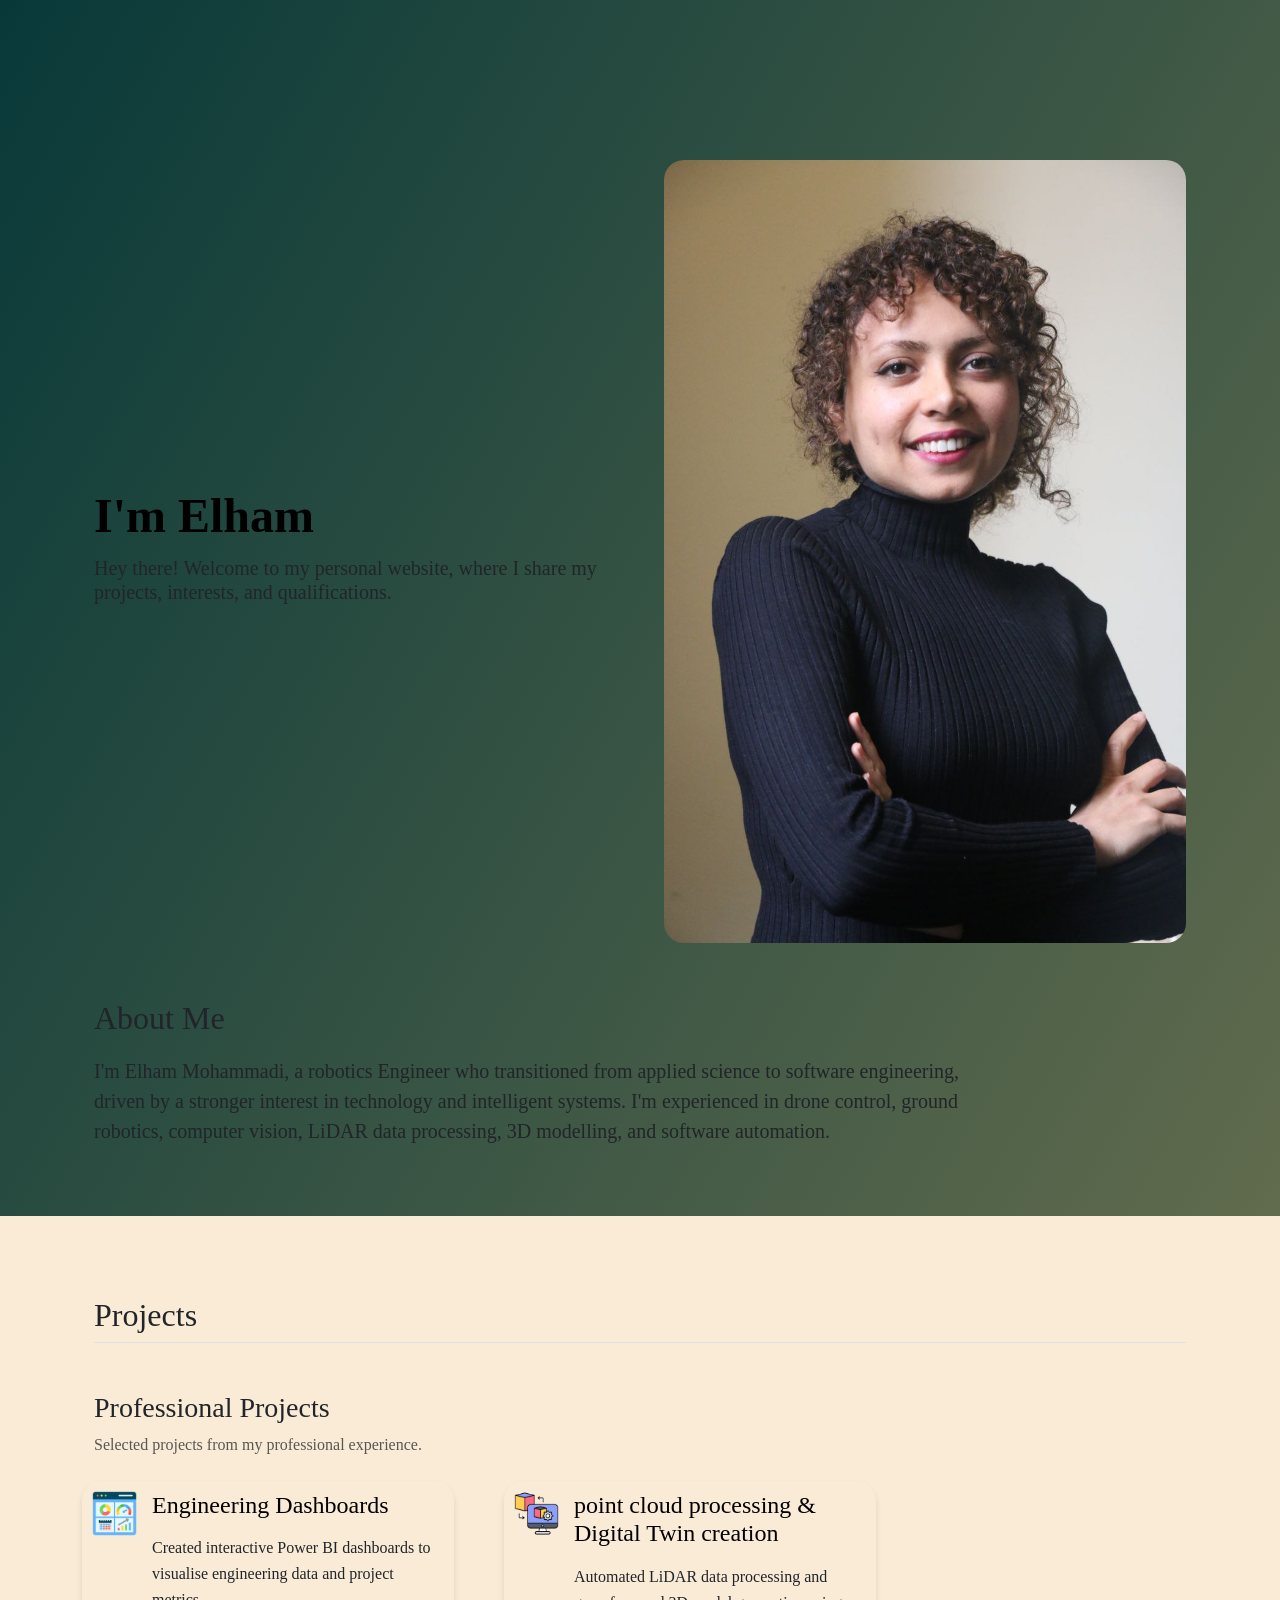
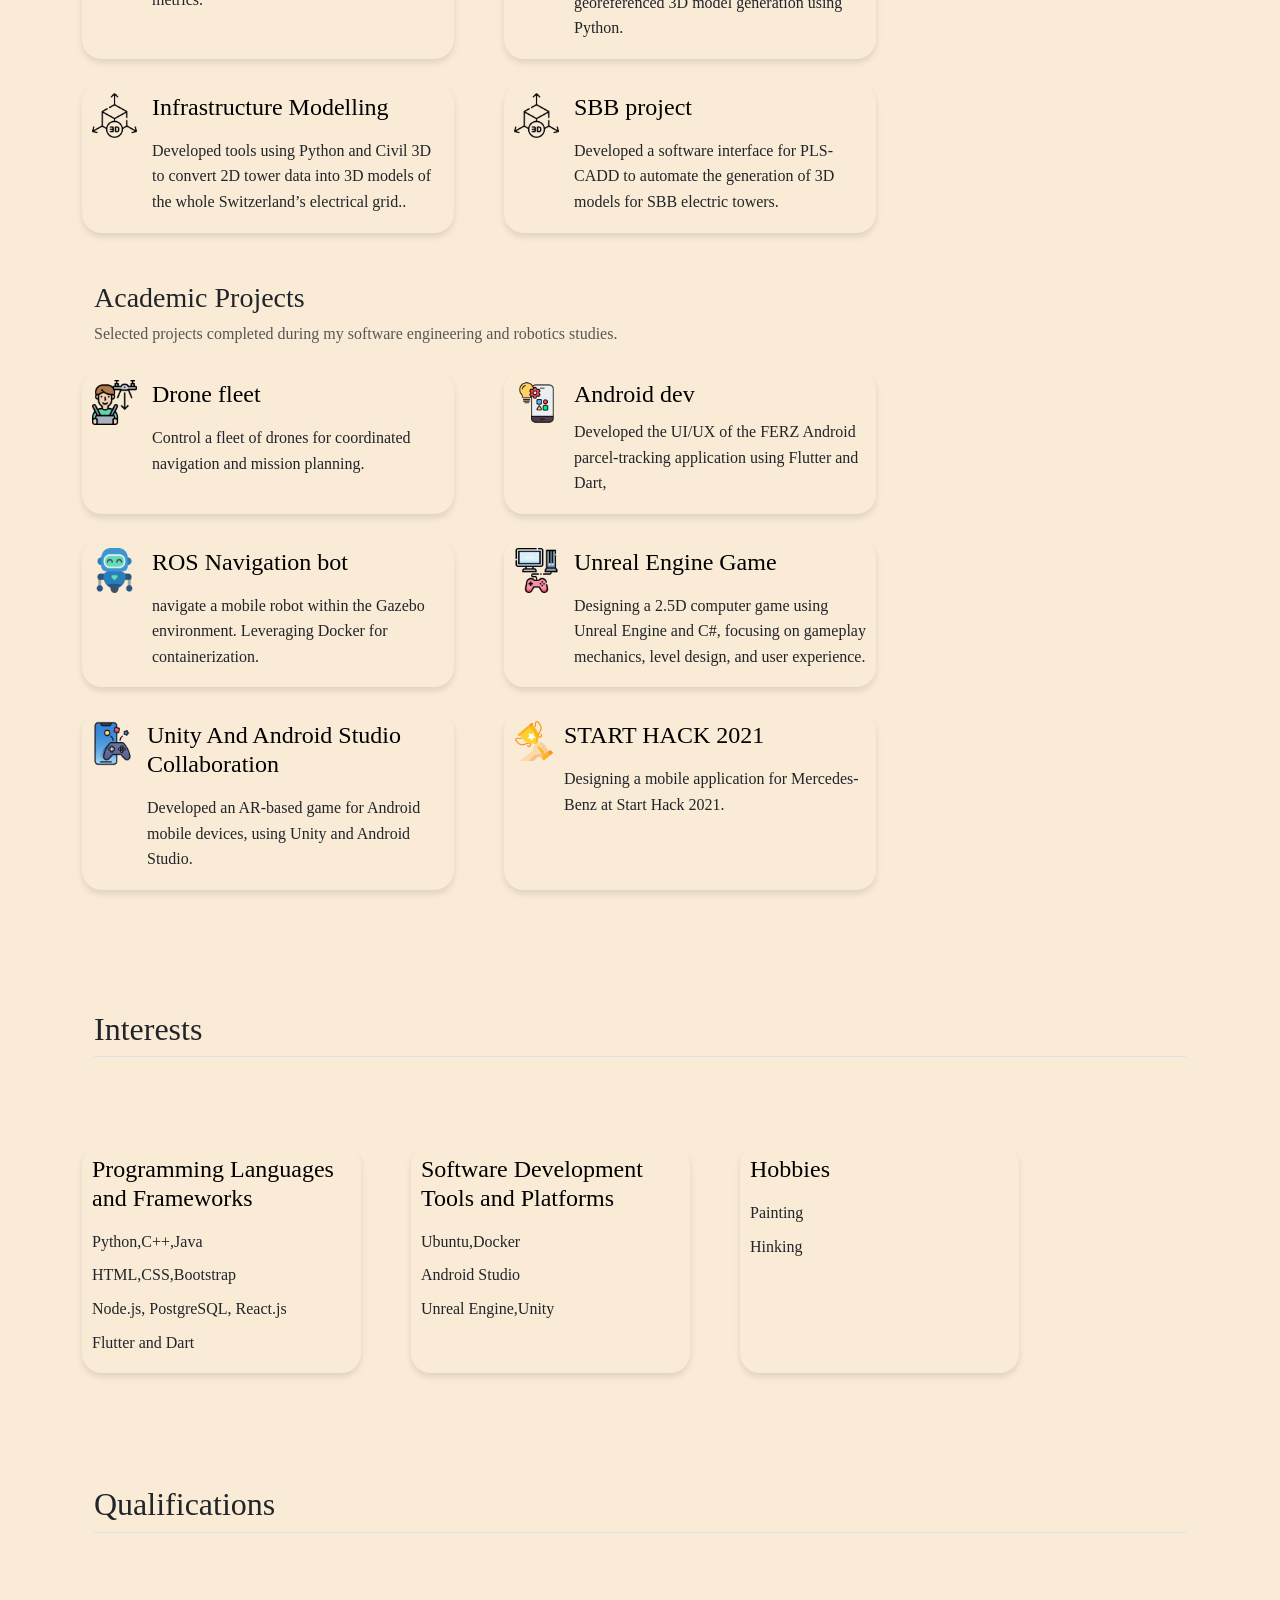
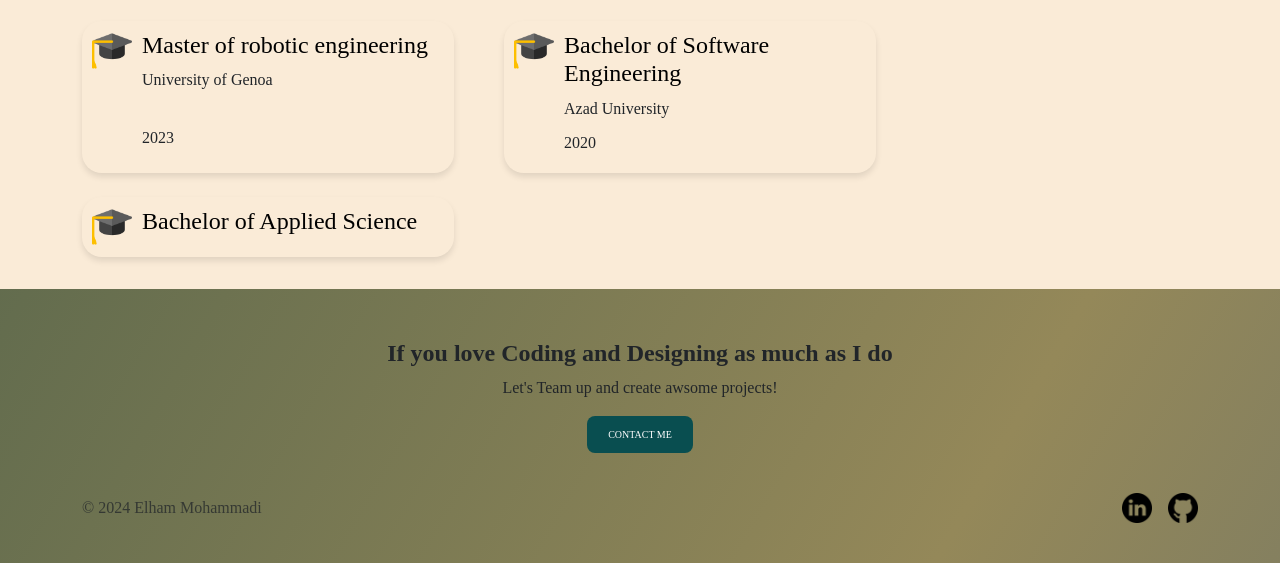
<file: index.html>
<!doctype html>
<html lang="en">
  <head>
    <meta charset="UTF-8" />
    <meta name="viewport" content="width=device-width, initial-scale=1.0" />
    <title>Elham personal website</title>
    <link
      href="https://cdn.jsdelivr.net/npm/bootstrap@5.3.3/dist/css/bootstrap.min.css"
      rel="stylesheet"
      integrity="sha384-QWTKZyjpPEjISv5WaRU9OFeRpok6YctnYmDr5pNlyT2bRjXh0JMhjY6hW+ALEwIH"
      crossorigin="anonymous"
    />
    <link href="style.css" rel="stylesheet" />
  </head>

  <body class="gradient-background">
    <section id="title">
      <div class="container col-xxl-8 px-4 py-5" style="margin-bottom: 0">
        <div class="row flex-lg-row-reverse align-items-center g-5 py-5">
          <div class="col-10 col-sm-8 col-lg-6">
            <img
              src="./assets/cv-pic.jpg"
              class="d-block mx-lg-auto img-fluid"
              alt="Bootstrap Themes"
              width="700"
              height="500"
              loading="lazy"
              style="border-radius: 20px"
            />
          </div>
          <div class="col-lg-6">
            <h1 class="display-5 fw-bold text-body-emphasis lh-1 mb-3">
              I'm Elham
            </h1>
            <h2 class="lead">
              Hey there! Welcome to my personal website, where I share my
              projects, interests, and qualifications.
            </h2>
          </div>
        </div>
      </div>
    </section>

    <section id="about-me">
      <div class="container px-4 my-4" style="padding-bottom: 30px">
        <h2 style="padding-bottom: 10px">About Me</h2>
        <div class="col-lg-6" id="paragraph">
          <p class="lead">
            I'm Elham Mohammadi, a robotics Engineer who transitioned from
            applied science to software engineering, driven by a stronger
            interest in technology and intelligent systems. I'm experienced in
            drone control, ground robotics, computer vision, LiDAR data
            processing, 3D modelling, and software automation.
          </p>
        </div>
      </div>
    </section>

    <section id="project" style="background-color: antiquewhite">
      <div class="container px-4 py-5" id="icon-grid">
        <h2 class="pb-2 border-bottom">Projects</h2>

        <h3 class="mt-5 mb-2">Professional Projects</h3>
        <p class="text-muted mb-0">
          Selected projects from my professional experience.
        </p>

        <div class="row row-cols-1 row-cols-sm-2 row-cols-md-3 g-4 py-4">
          <div class="col d-flex align-items-start items">
            <img
              src="./assets/dashboard.png"
              width="45"
              style="margin-right: 15px"
            />
            <div>
              <h3 class="fs-4 text-body-emphasis">Engineering Dashboards</h3>
              <p>
                Created interactive Power BI dashboards to visualise engineering
                data and project metrics.
              </p>
            </div>
          </div>

          <div class="col d-flex align-items-start items">
            <img
              src="./assets/digital-twin.png"
              width="45"
              style="margin-right: 15px"
            />
            <div>
              <h3 class="fs-4 text-body-emphasis">
                point cloud processing & Digital Twin creation
              </h3>
              <p>
                Automated LiDAR data processing and georeferenced 3D model
                generation using Python.
              </p>
            </div>
          </div>

          <div class="col d-flex align-items-start items">
            <img
              src="./assets/3d-model.png"
              width="45"
              style="margin-right: 15px"
            />
            <div>
              <h3 class="fs-4 text-body-emphasis">Infrastructure Modelling</h3>
              <p>
                Developed tools using Python and Civil 3D to convert 2D tower
                data into 3D models of the whole Switzerland’s electrical grid..
              </p>
            </div>
          </div>
          <div class="col d-flex align-items-start items">
            <img
              src="./assets/3d-model.png"
              width="45"
              style="margin-right: 15px"
            />
            <div>
              <h3 class="fs-4 text-body-emphasis">SBB project</h3>
              <p>
                Developed a software interface for PLS-CADD to automate the
                generation of 3D models for SBB electric towers.
              </p>
            </div>
          </div>
        </div>

        <h3 class="mt-4 mb-2">Academic Projects</h3>
        <p class="text-muted mb-0">
          Selected projects completed during my software engineering and
          robotics studies.
        </p>

        <div class="row row-cols-1 row-cols-sm-2 row-cols-md-3 g-4 py-4">
          <div class="col d-flex align-items-start items">
            <img
              src="./assets/level.png"
              width="45"
              style="margin-right: 15px"
            />
            <div>
              <h3 class="fs-4 text-body-emphasis">Drone fleet</h3>
              <p>
                Control a fleet of drones for coordinated navigation and mission
                planning.
              </p>
            </div>
          </div>
          <div class="col d-flex align-items-start items">
            <img
              src="./assets/app-development.png"
              width="45"
              style="margin-right: 15px"
            />
            <div>
              <h3 class="fs-4 text-body-emphasis" style="margin-bottom: 10px">
                Android dev
              </h3>
              <p>
                Developed the UI/UX of the FERZ Android parcel-tracking
                application using Flutter and Dart,
              </p>
            </div>
          </div>
          <div class="col d-flex align-items-start items">
            <img
              src="./assets/robot.png"
              width="45"
              style="margin-right: 15px"
            />
            <div>
              <h3 class="fs-4 text-body-emphasis">ROS Navigation bot</h3>
              <p>
                navigate a mobile robot within the Gazebo environment.
                Leveraging Docker for containerization.
              </p>
            </div>
          </div>
          <div class="col d-flex align-items-start items">
            <img
              src="./assets/playing-videogames.png"
              width="45"
              style="margin-right: 15px"
            />
            <div>
              <h3 class="fs-4 text-body-emphasis">Unreal Engine Game</h3>
              <p>
                Designing a 2.5D computer game using Unreal Engine and C#,
                focusing on gameplay mechanics, level design, and user
                experience.
              </p>
            </div>
          </div>
          <div class="col d-flex align-items-start items">
            <img
              src="./assets/mobile-game.png"
              width="45"
              style="margin-right: 10px"
            />
            <div>
              <h3 class="fs-4 text-body-emphasis">
                Unity And Android Studio Collaboration
              </h3>
              <p>
                Developed an AR-based game for Android mobile devices, using
                Unity and Android Studio.
              </p>
            </div>
          </div>
          <div class="col d-flex align-items-start items">
            <img
              src="./assets/trophy.png"
              width="40"
              style="margin-right: 10px"
            />
            <div>
              <h3 class="fs-4 text-body-emphasis">START HACK 2021</h3>

              <p>
                Designing a mobile application for Mercedes-Benz at Start Hack
                2021.
              </p>
            </div>
          </div>
        </div>
      </div>
    </section>

    <section id="interests" style="background-color: antiquewhite">
      <div class="container px-4 py-5" id="icon-grid">
        <h2 class="pb-2 border-bottom">Interests</h2>

        <div
          class="row row-cols-1 row-cols-sm-2 row-cols-md-3 row-cols-lg-4 g-4 py-5"
        >
          <div class="col d-flex align-items-start items">
            <div>
              <h3 class="fs-4 text-body-emphasis">
                Programming Languages and Frameworks
              </h3>
              <div class="col"></div>
              <p>Python,C++,Java</p>
              <p>HTML,CSS,Bootstrap</p>
              <p>Node.js, PostgreSQL, React.js</p>
              <p>Flutter and Dart</p>
            </div>
          </div>

          <div class="col d-flex align-items-start items">
            <div>
              <h3 class="fs-4 text-body-emphasis">
                Software Development Tools and Platforms
              </h3>
              <p>Ubuntu,Docker</p>
              <p>Android Studio</p>
              <p>Unreal Engine,Unity</p>
            </div>
          </div>
          <div class="col d-flex align-items-start items">
            <div>
              <h3 class="fs-4 text-body-emphasis">Hobbies</h3>
              <p>Painting</p>
              <p>Hinking</p>
            </div>
          </div>
        </div>
      </div>
    </section>

    <section id="education" style="background-color: antiquewhite">
      <div class="container px-4 py-5" id="hanging-icons">
        <h2 class="pb-2 border-bottom">Qualifications</h2>
        <div class="row g-4 py-5 row-cols-1 row-cols-lg-3">
          <div class="col d-flex align-items-start items">
            <div>
              <img
                src="assets/graduation-hat.png"
                width="40"
                height="40"
                style="margin-right: 10px"
              />
            </div>
            <div>
              <h4 class="text-body-emphasis">Master of robotic engineering</h4>
              <p>University of Genoa</p>
              <br />
              <p>2023</p>
            </div>
          </div>
          <div class="col d-flex align-items-start items">
            <div>
              <img
                src="assets/graduation-hat.png"
                width="40"
                height="40"
                style="margin-right: 10px"
              />
            </div>
            <div>
              <h4 class="text-body-emphasis">
                Bachelor of Software Engineering
              </h4>
              <p>Azad University</p>

              <p>2020</p>
            </div>
          </div>
          <div class="col d-flex align-items-start items">
            <div>
              <img
                src="assets/graduation-hat.png"
                width="40"
                height="40"
                style="margin-right: 10px"
              />
            </div>
            <div>
              <h4 class="text-body-emphasis">Bachelor of Applied Science</h4>
            </div>
          </div>
        </div>
      </div>
    </section>

    <section id="footer">
      <div class="container contact-me">
        <!-- <h3 style="margin-top: 30px;">Get In Touch</h3> -->
        <h4 id="motiv">If you love Coding and Designing as much as I do</h4>

        <p class="contact-message">Let's Team up and create awsome projects!</p>
        <a class="btn" href="mailto:elhmohamadii@gmail.com">CONTACT ME</a>
      </div>
      <div class="container">
        <footer
          class="d-flex flex-wrap justify-content-between align-items-center py-3 my-4"
        >
          <div class="col-md-4 d-flex align-items-center">
            <span class="mb-3 mb-md-0 text-body-secondary"
              >© 2024 Elham Mohammadi</span
            >
          </div>

          <ul class="nav col-md-4 justify-content-end list-unstyled d-flex">
            <li class="ms-3">
              <a
                class="text-body-secondary"
                href="https://www.linkedin.com/in/elham-mohammadi-53a779207/"
                ><img src="./assets/linkedin.png" width="30" height="30"
              /></a>
            </li>
            <li class="ms-3">
              <a
                class="text-body-secondary"
                href="https://www.github.com/elh4m?tab=repositories"
                ><img src="./assets/github.png" width="30" height="30"
              /></a>
            </li>
          </ul>
        </footer>
      </div>
    </section>

    <script
      src="https://cdn.jsdelivr.net/npm/bootstrap@5.3.3/dist/js/bootstrap.bundle.min.js"
      integrity="sha384-YvpcrYf0tY3lHB60NNkmXc5s9fDVZLESaAA55NDzOxhy9GkcIdslK1eN7N6jIeHz"
      crossorigin="anonymous"
    ></script>
  </body>
</html>
</file>
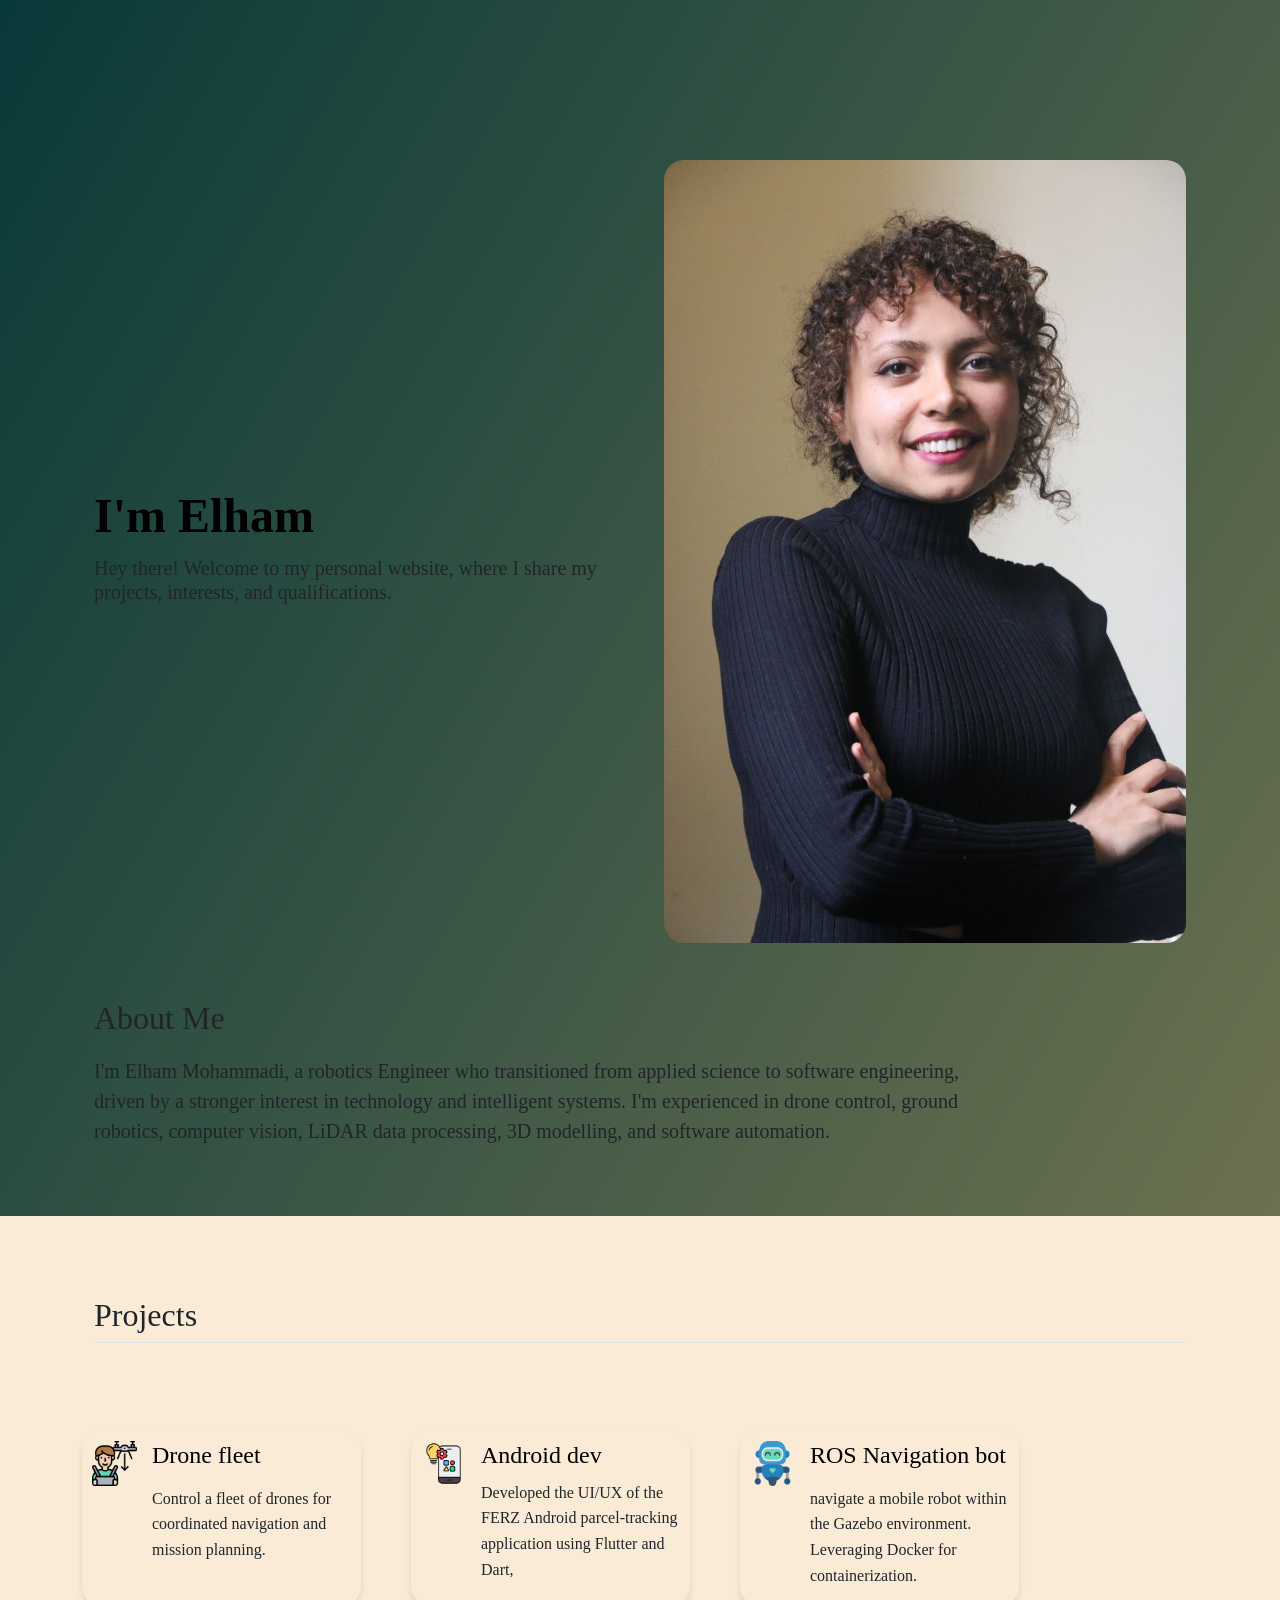
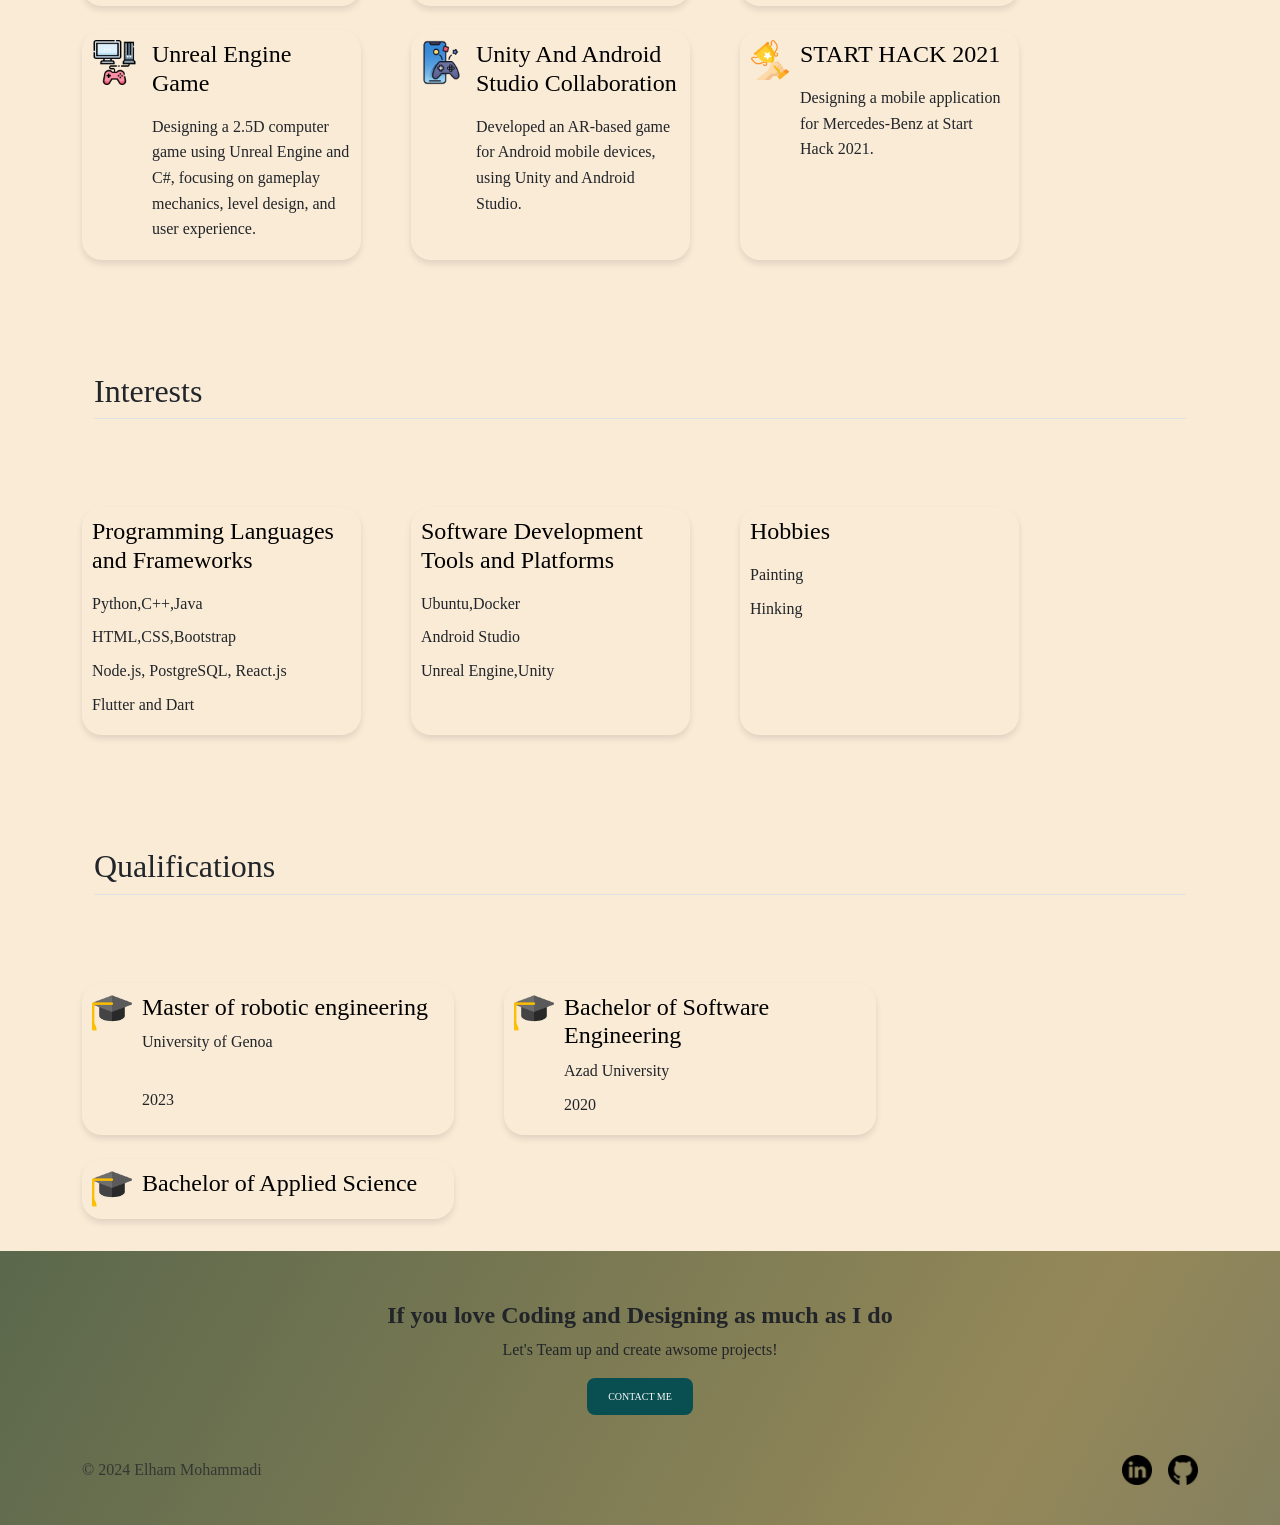
<file: index2.html>
<!DOCTYPE html>
<html lang="en">
  <head>
    <meta charset="UTF-8" />
    <meta name="viewport" content="width=device-width, initial-scale=1.0" />
    <title>Elham personal website</title>
    <link
      href="https://cdn.jsdelivr.net/npm/bootstrap@5.3.3/dist/css/bootstrap.min.css"
      rel="stylesheet"
      integrity="sha384-QWTKZyjpPEjISv5WaRU9OFeRpok6YctnYmDr5pNlyT2bRjXh0JMhjY6hW+ALEwIH"
      crossorigin="anonymous"
    />
    <link href="style.css" rel="stylesheet" />
  </head>

  <body class="gradient-background">
    <section id="title">
      <div class="container col-xxl-8 px-4 py-5" style="margin-bottom: 0">
        <div class="row flex-lg-row-reverse align-items-center g-5 py-5">
          <div class="col-10 col-sm-8 col-lg-6">
            <img
              src="./assets/cv-pic.jpg"
              class="d-block mx-lg-auto img-fluid"
              alt="Bootstrap Themes"
              width="700"
              height="500"
              loading="lazy"
              style="border-radius: 20px"
            />
          </div>
          <div class="col-lg-6">
            <h1 class="display-5 fw-bold text-body-emphasis lh-1 mb-3">
              I'm Elham
            </h1>
            <h2 class="lead">
              Hey there! Welcome to my personal website, where I share my
              projects, interests, and qualifications.
            </h2>
          </div>
        </div>
      </div>
    </section>

    <section id="about-me">
      <div class="container px-4 my-4" style="padding-bottom: 30px">
        <h2 style="padding-bottom: 10px">About Me</h2>
        <div class="col-lg-6" id="paragraph">
          <p class="lead">
            I'm Elham Mohammadi, a robotics Engineer who transitioned from
            applied science to software engineering, driven by a stronger
            interest in technology and intelligent systems. I'm experienced in
            drone control, ground robotics, computer vision, LiDAR data
            processing, 3D modelling, and software automation.
          </p>
        </div>
      </div>
    </section>

    <section id="project" style="background-color: antiquewhite">
      <div class="container px-4 py-5" id="icon-grid">
        <h2 class="pb-2 border-bottom">Projects</h2>

        <div
          class="row row-cols-1 row-cols-sm-2 row-cols-md-3 row-cols-lg-4 g-4 py-5"
        >
          <div class="col d-flex align-items-start items">
            <img
              src="./assets/level.png"
              width="45"
              style="margin-right: 15px"
            />
            <div>
              <h3 class="fs-4 text-body-emphasis">Drone fleet</h3>
              <p>
                Control a fleet of drones for coordinated navigation and mission
                planning.
              </p>
            </div>
          </div>
          <div class="col d-flex align-items-start items">
            <img
              src="./assets/app-development.png"
              width="45"
              style="margin-right: 15px"
            />
            <div>
              <h3 class="fs-4 text-body-emphasis" style="margin-bottom: 10px">
                Android dev
              </h3>
              <p>
                Developed the UI/UX of the FERZ Android parcel-tracking
                application using Flutter and Dart,
              </p>
            </div>
          </div>
          <div class="col d-flex align-items-start items">
            <img
              src="./assets/robot.png"
              width="45"
              style="margin-right: 15px"
            />
            <div>
              <h3 class="fs-4 text-body-emphasis">ROS Navigation bot</h3>
              <p>
                navigate a mobile robot within the Gazebo environment.
                Leveraging Docker for containerization.
              </p>
            </div>
          </div>
          <div class="col d-flex align-items-start items">
            <img
              src="./assets/playing-videogames.png"
              width="45"
              style="margin-right: 15px"
            />
            <div>
              <h3 class="fs-4 text-body-emphasis">Unreal Engine Game</h3>
              <p>
                Designing a 2.5D computer game using Unreal Engine and C#,
                focusing on gameplay mechanics, level design, and user
                experience.
              </p>
            </div>
          </div>
          <div class="col d-flex align-items-start items">
            <img
              src="./assets/mobile-game.png"
              width="45"
              style="margin-right: 10px"
            />
            <div>
              <h3 class="fs-4 text-body-emphasis">
                Unity And Android Studio Collaboration
              </h3>
              <p>
                Developed an AR-based game for Android mobile devices, using
                Unity and Android Studio.
              </p>
            </div>
          </div>
          <div class="col d-flex align-items-start items">
            <img
              src="./assets/trophy.png"
              width="40"
              style="margin-right: 10px"
            />
            <div>
              <h3 class="fs-4 text-body-emphasis">START HACK 2021</h3>

              <p>
                Designing a mobile application for Mercedes-Benz at Start Hack
                2021.
              </p>
            </div>
          </div>
        </div>
      </div>
    </section>

    <section id="interests" style="background-color: antiquewhite">
      <div class="container px-4 py-5" id="icon-grid">
        <h2 class="pb-2 border-bottom">Interests</h2>

        <div
          class="row row-cols-1 row-cols-sm-2 row-cols-md-3 row-cols-lg-4 g-4 py-5"
        >
          <div class="col d-flex align-items-start items">
            <div>
              <h3 class="fs-4 text-body-emphasis">
                Programming Languages and Frameworks
              </h3>
              <div class="col"></div>
              <p>Python,C++,Java</p>
              <p>HTML,CSS,Bootstrap</p>
              <p>Node.js, PostgreSQL, React.js</p>
              <p>Flutter and Dart</p>
            </div>
          </div>

          <div class="col d-flex align-items-start items">
            <div>
              <h3 class="fs-4 text-body-emphasis">
                Software Development Tools and Platforms
              </h3>
              <p>Ubuntu,Docker</p>
              <p>Android Studio</p>
              <p>Unreal Engine,Unity</p>
            </div>
          </div>
          <div class="col d-flex align-items-start items">
            <div>
              <h3 class="fs-4 text-body-emphasis">Hobbies</h3>
              <p>Painting</p>
              <p>Hinking</p>
            </div>
          </div>
        </div>
      </div>
    </section>

    <section id="education" style="background-color: antiquewhite">
      <div class="container px-4 py-5" id="hanging-icons">
        <h2 class="pb-2 border-bottom">Qualifications</h2>
        <div class="row g-4 py-5 row-cols-1 row-cols-lg-3">
          <div class="col d-flex align-items-start items">
            <div>
              <img
                src="assets/graduation-hat.png"
                width="40"
                height="40"
                style="margin-right: 10px"
              />
            </div>
            <div>
              <h4 class="text-body-emphasis">Master of robotic engineering</h4>
              <p>University of Genoa</p>
              <br />
              <p>2023</p>
            </div>
          </div>
          <div class="col d-flex align-items-start items">
            <div>
              <img
                src="assets/graduation-hat.png"
                width="40"
                height="40"
                style="margin-right: 10px"
              />
            </div>
            <div>
              <h4 class="text-body-emphasis">
                Bachelor of Software Engineering
              </h4>
              <p>Azad University</p>

              <p>2020</p>
            </div>
          </div>
          <div class="col d-flex align-items-start items">
            <div>
              <img
                src="assets/graduation-hat.png"
                width="40"
                height="40"
                style="margin-right: 10px"
              />
            </div>
            <div>
              <h4 class="text-body-emphasis">Bachelor of Applied Science</h4>
            </div>
          </div>
        </div>
      </div>
    </section>

    <section id="footer">
      <div class="container contact-me">
        <!-- <h3 style="margin-top: 30px;">Get In Touch</h3> -->
        <h4 id="motiv">If you love Coding and Designing as much as I do</h4>

        <p class="contact-message">Let's Team up and create awsome projects!</p>
        <a class="btn" href="mailto:elhmohamadii@gmail.com">CONTACT ME</a>
      </div>
      <div class="container">
        <footer
          class="d-flex flex-wrap justify-content-between align-items-center py-3 my-4"
        >
          <div class="col-md-4 d-flex align-items-center">
            <span class="mb-3 mb-md-0 text-body-secondary"
              >© 2024 Elham Mohammadi</span
            >
          </div>

          <ul class="nav col-md-4 justify-content-end list-unstyled d-flex">
            <li class="ms-3">
              <a
                class="text-body-secondary"
                href="https://www.linkedin.com/in/elham-mohammadi-53a779207/"
                ><img src="./assets/linkedin.png" width="30" height="30"
              /></a>
            </li>
            <li class="ms-3">
              <a
                class="text-body-secondary"
                href="https://www.github.com/elh4m?tab=repositories"
                ><img src="./assets/github.png" width="30" height="30"
              /></a>
            </li>
          </ul>
        </footer>
      </div>
    </section>

    <script
      src="https://cdn.jsdelivr.net/npm/bootstrap@5.3.3/dist/js/bootstrap.bundle.min.js"
      integrity="sha384-YvpcrYf0tY3lHB60NNkmXc5s9fDVZLESaAA55NDzOxhy9GkcIdslK1eN7N6jIeHz"
      crossorigin="anonymous"
    ></script>
  </body>
</html>
</file>
<file: style.css>
.container {
  font-family: "Merriweather", serif;
}
#about-me {
  text-align: left;
}
#paragraph {
  width: 80%;
}
.gradient-background {
  background: linear-gradient(300deg, #093f91, #948859, #083939);
  background-size: 180% 180%;
  animation: gradient-animation 18s ease infinite;
}
/* .gradient-background-1{
  background: linear-gradient(300deg, #093f91, #948859, #35bbbb);
  background-size: 180% 180%;
  animation: gradient-animation 18s ease infinite;
} */

@keyframes gradient-animation {
  0% {
    background-position: 0% 50%;
  }
  50% {
    background-position: 100% 50%;
  }
  100% {
    background-position: 0% 50%;
  }
}

.items {
  margin-right: 50px;
}
.items h3 {
  margin-bottom: 10px;
}
.py-5 {
  padding-top: 5rem !important;
  padding-bottom: 1rem !important;
}
.contact-me {
  text-align: center;
  margin-top: 50px;
}
.btn {
  background: #094e50;

  -webkit-border-radius: 8;
  -moz-border-radius: 8;
  border-radius: 8px;
  font-family: "Merriweather", serif;
  color: #ffffff;
  font-size: 10px;
  font-weight: 200;
  padding: 10px 20px 10px 20px;
  text-decoration: none;
}

.btn:hover {
  background: #1b5d9b;

  text-decoration: none;
}
#motiv {
  font-weight: 700;
}
.skills {
  background-color: antiquewhite;
}
.py-5 {
  /* padding-top: 3rem!important; */
  padding-bottom: 1rem !important;
}
mb-3 {
  margin-bottom: 1rem !important;
  justify-content: space-around;
}

@keyframes itemFadeIn {
  from {
    opacity: 0;
    transform: translateY(20px);
  }
  to {
    opacity: 1;
    transform: translateY(0);
  }
}

.items {
  animation: itemFadeIn 0.5s ease-out forwards;
  opacity: 0; /* Start with items invisible */
}

/* Animation delay for each column */
.items:nth-child(1) {
  animation-delay: 0.2s;
}
.items:nth-child(2) {
  animation-delay: 0.4s;
}
.items:nth-child(3) {
  animation-delay: 0.6s;
}
.items:nth-child(4) {
  animation-delay: 0.8s;
}

.items:hover {
  transform: translateY(-5px); /* Slight lift effect on hover */
  box-shadow: 0 10px 20px rgba(9, 9, 9, 0.2); /* Soft shadow for depth */
  transform: translateY(-5px);

  /* Ensure border-radius is consistent to maintain the rounded corners */
  border-radius: 20px;
}

.items h3 {
  font-size: 1.5rem; /* Adjust the font size */
  margin-bottom: 1rem; /* Provide more space below the headings */
  transition: color 0.3s ease; /* Smooth transition for color changes */
}

.items p {
  line-height: 1.6; /* Improve readability */
  margin-bottom: 0.5rem; /* Adjust spacing between paragraphs */
}

.items {
  /* border: solid 4px transparent; */
  padding: 10px;
  border-radius: 10px;
  background-origin: border-box;
  background-clip: content-box, border-box;
  border-image-slice: 1;
  border-image-source: linear-gradient(to right, #9ba713, #083939);
  border-radius: 20px; /* Apply rounded corners */
  /* Keep other properties as they are */
  margin-right: 50px;
  transition: all 0.3s ease; /* Smooth transition for hover effects */
  box-shadow: 0 4px 6px rgba(8, 6, 6, 0.1);
}

.interest-icon {
  display: inline-block;
  animation: rotateIcon 2s linear infinite;
}

@keyframes gradient-animation {
  0% {
    background-position: 0% 50%;
  }
  50% {
    background-position: 100% 50%;
  }
  100% {
    background-position: 0% 50%;
  }
}

.scroll-text {
  overflow: hidden;
  position: relative;
}

.scroll-text p {
  position: absolute;
  white-space: nowrap;
  animation: scrollText 10s linear infinite;
}

@keyframes scrollText {
  from {
    transform: translateX(100%);
  }
  to {
    transform: translateX(-100%);
  }
}
</file>
